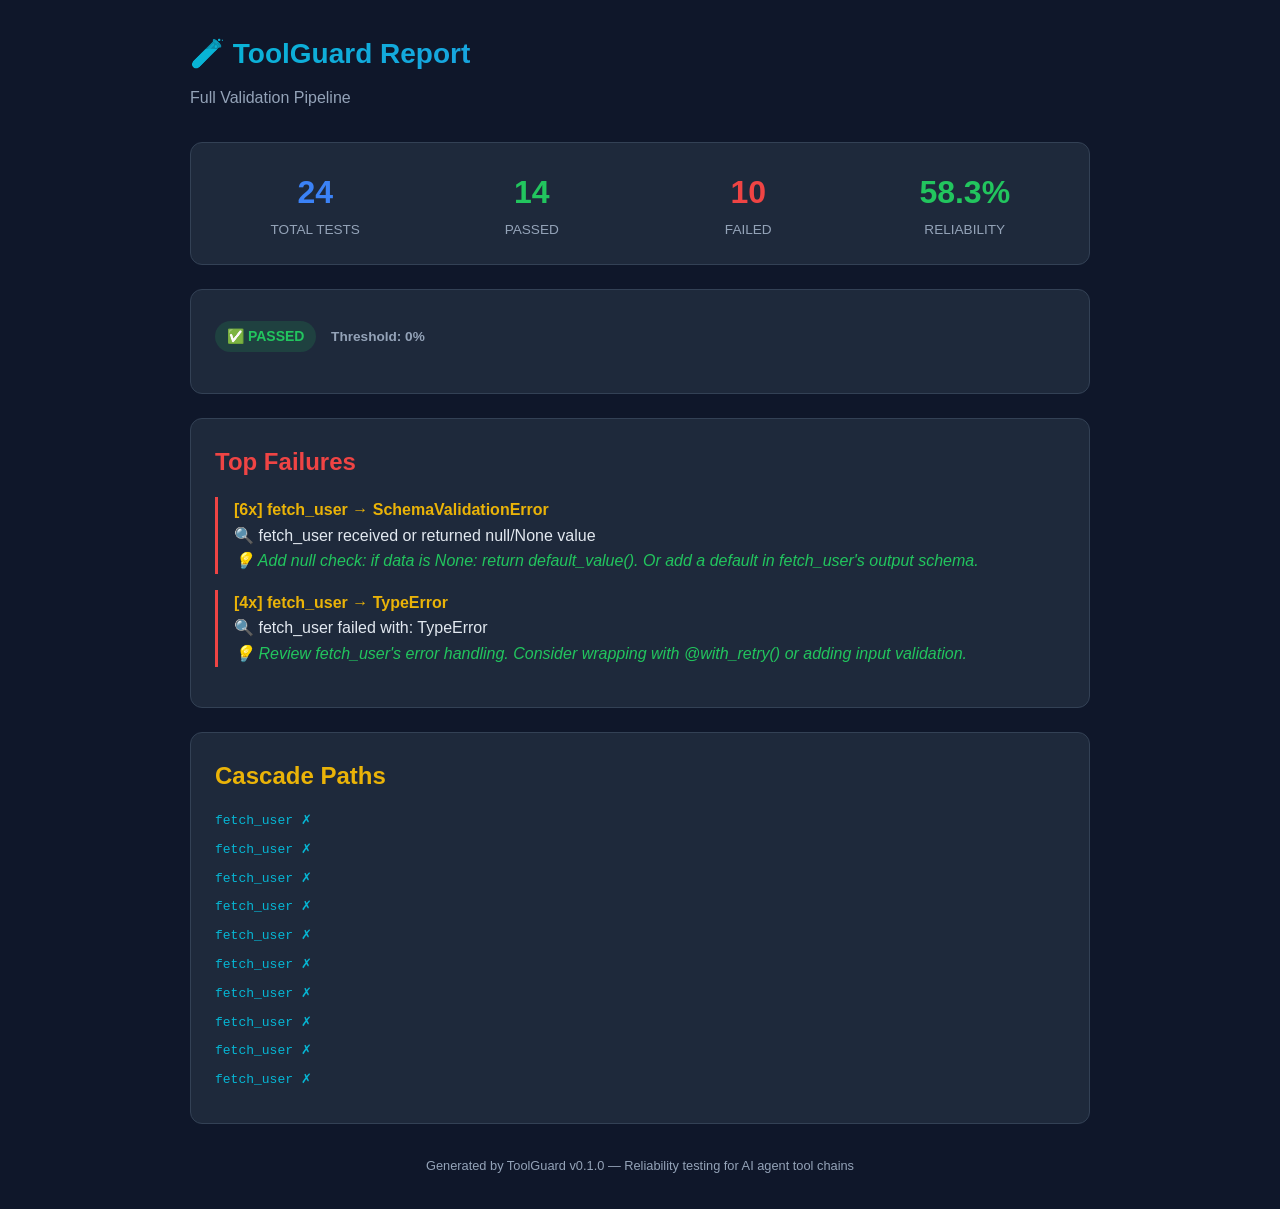
<file: examples/sample_report.html>
<!DOCTYPE html>
<html lang="en">
<head>
    <meta charset="UTF-8">
    <meta name="viewport" content="width=device-width, initial-scale=1.0">
    <title>ToolGuard Report — Full Validation Pipeline</title>
    <style>
        :root {
            --bg: #0f172a; --surface: #1e293b; --border: #334155;
            --text: #e2e8f0; --muted: #94a3b8;
            --green: #22c55e; --red: #ef4444; --yellow: #eab308;
            --blue: #3b82f6; --cyan: #06b6d4;
        }
        * { margin: 0; padding: 0; box-sizing: border-box; }
        body {
            font-family: 'Inter', -apple-system, BlinkMacSystemFont, sans-serif;
            background: var(--bg); color: var(--text);
            line-height: 1.6; padding: 2rem;
        }
        .container { max-width: 900px; margin: 0 auto; }
        h1 {
            font-size: 1.75rem; font-weight: 700; margin-bottom: 0.5rem;
            background: linear-gradient(135deg, var(--cyan), var(--blue));
            -webkit-background-clip: text; -webkit-text-fill-color: transparent;
        }
        .subtitle { color: var(--muted); margin-bottom: 2rem; }
        .card {
            background: var(--surface); border: 1px solid var(--border);
            border-radius: 12px; padding: 1.5rem; margin-bottom: 1.5rem;
        }
        .stats { display: grid; grid-template-columns: repeat(auto-fit, minmax(140px, 1fr)); gap: 1rem; }
        .stat { text-align: center; }
        .stat-value { font-size: 2rem; font-weight: 700; }
        .stat-label { font-size: 0.85rem; color: var(--muted); text-transform: uppercase; }
        .stat-green { color: var(--green); }
        .stat-red { color: var(--red); }
        .stat-blue { color: var(--blue); }
        .badge {
            display: inline-block; padding: 0.25rem 0.75rem; border-radius: 999px;
            font-weight: 600; font-size: 0.875rem;
        }
        .badge-pass { background: rgba(34,197,94,0.15); color: var(--green); }
        .badge-fail { background: rgba(239,68,68,0.15); color: var(--red); }
        .failure { border-left: 3px solid var(--red); padding-left: 1rem; margin-bottom: 1rem; }
        .failure-title { font-weight: 600; color: var(--yellow); }
        .suggestion { color: var(--green); font-style: italic; }
        .cascade { font-family: monospace; color: var(--cyan); margin: 0.5rem 0; }
        table { width: 100%; border-collapse: collapse; margin: 1rem 0; }
        th { text-align: left; color: var(--muted); font-size: 0.8rem; text-transform: uppercase; padding: 0.5rem; border-bottom: 1px solid var(--border); }
        td { padding: 0.5rem; border-bottom: 1px solid var(--border); }
        .footer { text-align: center; color: var(--muted); font-size: 0.8rem; margin-top: 2rem; }
    </style>
</head>
<body>
<div class="container">
    <h1>🧪 ToolGuard Report</h1>
    <p class="subtitle">Full Validation Pipeline</p>

    <div class="card">
        <div class="stats">
            <div class="stat">
                <div class="stat-value stat-blue">24</div>
                <div class="stat-label">Total Tests</div>
            </div>
            <div class="stat">
                <div class="stat-value stat-green">14</div>
                <div class="stat-label">Passed</div>
            </div>
            <div class="stat">
                <div class="stat-value stat-red">10</div>
                <div class="stat-label">Failed</div>
            </div>
            <div class="stat">
                <div class="stat-value stat-green">
                    58.3%
                </div>
                <div class="stat-label">Reliability</div>
            </div>
        </div>
    </div>

    <div class="card">
        <h2 style="margin-bottom: 1rem;">
            <span class="badge badge-pass">
                ✅ PASSED
            </span>
            <span style="color: var(--muted); font-size: 0.85rem; margin-left: 0.5rem;">
                Threshold: 0%
            </span>
        </h2>
    </div>

    
    <div class="card">
        <h2 style="margin-bottom: 1rem; color: var(--red);">Top Failures</h2>
        
        <div class="failure">
            <div class="failure-title">[6x] fetch_user → SchemaValidationError</div>
            <p>🔍 fetch_user received or returned null/None value</p>
            <p class="suggestion">💡 Add null check: if data is None: return default_value(). Or add a default in fetch_user's output schema.</p>
        </div>
        
        <div class="failure">
            <div class="failure-title">[4x] fetch_user → TypeError</div>
            <p>🔍 fetch_user failed with: TypeError</p>
            <p class="suggestion">💡 Review fetch_user's error handling. Consider wrapping with @with_retry() or adding input validation.</p>
        </div>
        
    </div>
    

    
    <div class="card">
        <h2 style="margin-bottom: 1rem; color: var(--yellow);">Cascade Paths</h2>
        
        <div class="cascade">fetch_user ✗</div>
        
        <div class="cascade">fetch_user ✗</div>
        
        <div class="cascade">fetch_user ✗</div>
        
        <div class="cascade">fetch_user ✗</div>
        
        <div class="cascade">fetch_user ✗</div>
        
        <div class="cascade">fetch_user ✗</div>
        
        <div class="cascade">fetch_user ✗</div>
        
        <div class="cascade">fetch_user ✗</div>
        
        <div class="cascade">fetch_user ✗</div>
        
        <div class="cascade">fetch_user ✗</div>
        
    </div>
    

    <div class="footer">
        Generated by ToolGuard v0.1.0 — Reliability testing for AI agent tool chains
    </div>
</div>
</body>
</html>
</file>
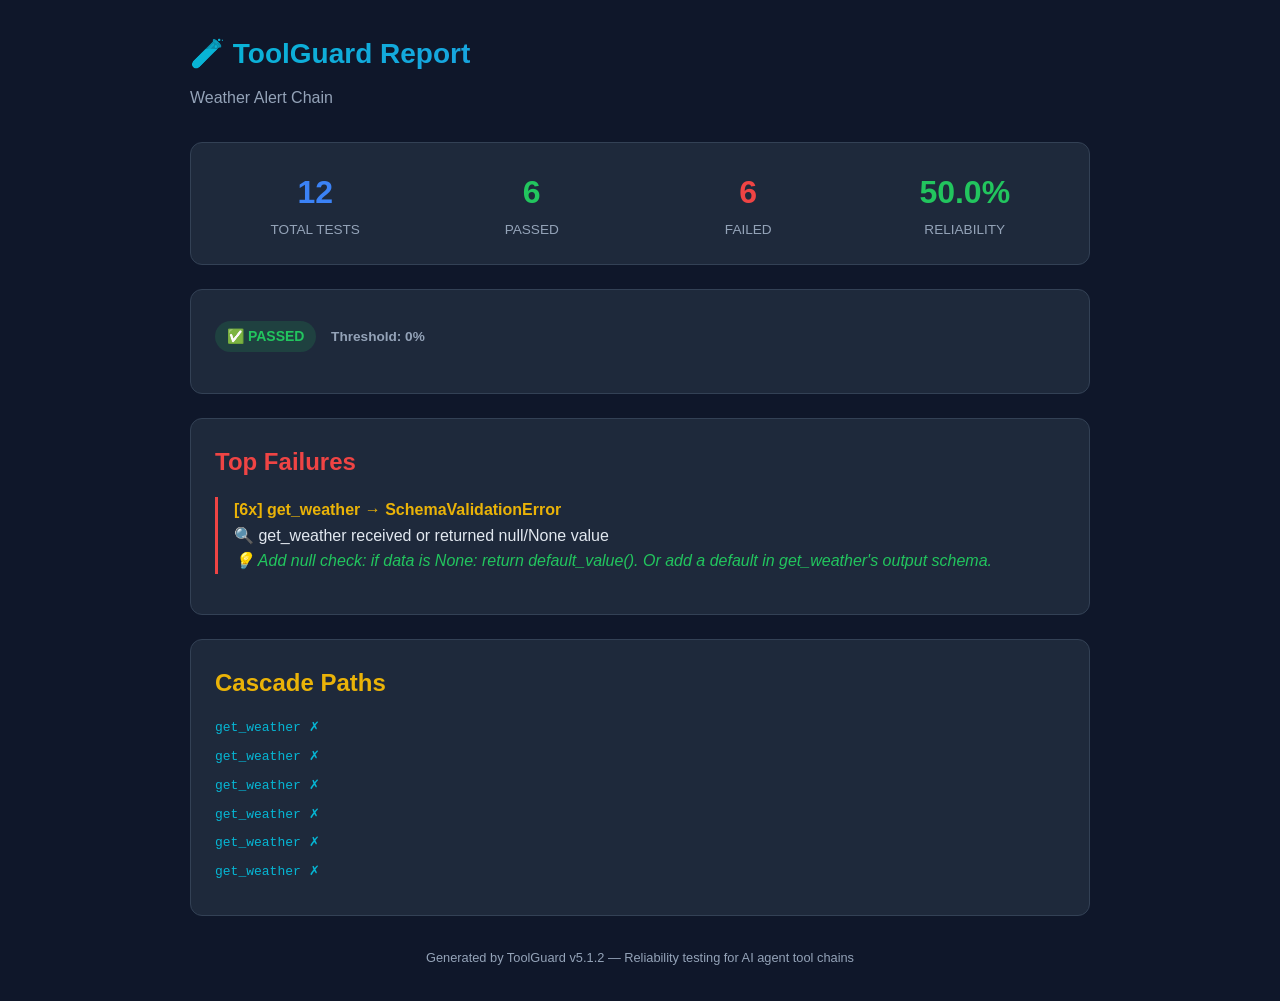
<file: examples/weather_chain/report.html>
<!DOCTYPE html>
<html lang="en">
<head>
    <meta charset="UTF-8">
    <meta name="viewport" content="width=device-width, initial-scale=1.0">
    <title>ToolGuard Report — Weather Alert Chain</title>
    <style>
        :root {
            --bg: #0f172a; --surface: #1e293b; --border: #334155;
            --text: #e2e8f0; --muted: #94a3b8;
            --green: #22c55e; --red: #ef4444; --yellow: #eab308;
            --blue: #3b82f6; --cyan: #06b6d4;
        }
        * { margin: 0; padding: 0; box-sizing: border-box; }
        body {
            font-family: 'Inter', -apple-system, BlinkMacSystemFont, sans-serif;
            background: var(--bg); color: var(--text);
            line-height: 1.6; padding: 2rem;
        }
        .container { max-width: 900px; margin: 0 auto; }
        h1 {
            font-size: 1.75rem; font-weight: 700; margin-bottom: 0.5rem;
            background: linear-gradient(135deg, var(--cyan), var(--blue));
            -webkit-background-clip: text; -webkit-text-fill-color: transparent;
        }
        .subtitle { color: var(--muted); margin-bottom: 2rem; }
        .card {
            background: var(--surface); border: 1px solid var(--border);
            border-radius: 12px; padding: 1.5rem; margin-bottom: 1.5rem;
        }
        .stats { display: grid; grid-template-columns: repeat(auto-fit, minmax(140px, 1fr)); gap: 1rem; }
        .stat { text-align: center; }
        .stat-value { font-size: 2rem; font-weight: 700; }
        .stat-label { font-size: 0.85rem; color: var(--muted); text-transform: uppercase; }
        .stat-green { color: var(--green); }
        .stat-red { color: var(--red); }
        .stat-blue { color: var(--blue); }
        .badge {
            display: inline-block; padding: 0.25rem 0.75rem; border-radius: 999px;
            font-weight: 600; font-size: 0.875rem;
        }
        .badge-pass { background: rgba(34,197,94,0.15); color: var(--green); }
        .badge-fail { background: rgba(239,68,68,0.15); color: var(--red); }
        .failure { border-left: 3px solid var(--red); padding-left: 1rem; margin-bottom: 1rem; }
        .failure-title { font-weight: 600; color: var(--yellow); }
        .suggestion { color: var(--green); font-style: italic; }
        .cascade { font-family: monospace; color: var(--cyan); margin: 0.5rem 0; }
        table { width: 100%; border-collapse: collapse; margin: 1rem 0; }
        th { text-align: left; color: var(--muted); font-size: 0.8rem; text-transform: uppercase; padding: 0.5rem; border-bottom: 1px solid var(--border); }
        td { padding: 0.5rem; border-bottom: 1px solid var(--border); }
        .footer { text-align: center; color: var(--muted); font-size: 0.8rem; margin-top: 2rem; }
    </style>
</head>
<body>
<div class="container">
    <h1>🧪 ToolGuard Report</h1>
    <p class="subtitle">Weather Alert Chain</p>

    <div class="card">
        <div class="stats">
            <div class="stat">
                <div class="stat-value stat-blue">12</div>
                <div class="stat-label">Total Tests</div>
            </div>
            <div class="stat">
                <div class="stat-value stat-green">6</div>
                <div class="stat-label">Passed</div>
            </div>
            <div class="stat">
                <div class="stat-value stat-red">6</div>
                <div class="stat-label">Failed</div>
            </div>
            <div class="stat">
                <div class="stat-value stat-green">
                    50.0%
                </div>
                <div class="stat-label">Reliability</div>
            </div>
        </div>
    </div>

    <div class="card">
        <h2 style="margin-bottom: 1rem;">
            <span class="badge badge-pass">
                ✅ PASSED
            </span>
            <span style="color: var(--muted); font-size: 0.85rem; margin-left: 0.5rem;">
                Threshold: 0%
            </span>
        </h2>
    </div>

    
    <div class="card">
        <h2 style="margin-bottom: 1rem; color: var(--red);">Top Failures</h2>
        
        <div class="failure">
            <div class="failure-title">[6x] get_weather → SchemaValidationError</div>
            <p>🔍 get_weather received or returned null/None value</p>
            <p class="suggestion">💡 Add null check: if data is None: return default_value(). Or add a default in get_weather's output schema.</p>
        </div>
        
    </div>
    

    
    <div class="card">
        <h2 style="margin-bottom: 1rem; color: var(--yellow);">Cascade Paths</h2>
        
        <div class="cascade">get_weather ✗</div>
        
        <div class="cascade">get_weather ✗</div>
        
        <div class="cascade">get_weather ✗</div>
        
        <div class="cascade">get_weather ✗</div>
        
        <div class="cascade">get_weather ✗</div>
        
        <div class="cascade">get_weather ✗</div>
        
    </div>
    

    <div class="footer">
        Generated by ToolGuard v5.1.2 &mdash; Reliability testing for AI agent tool chains
    </div>
</div>
</body>
</html>
</file>
